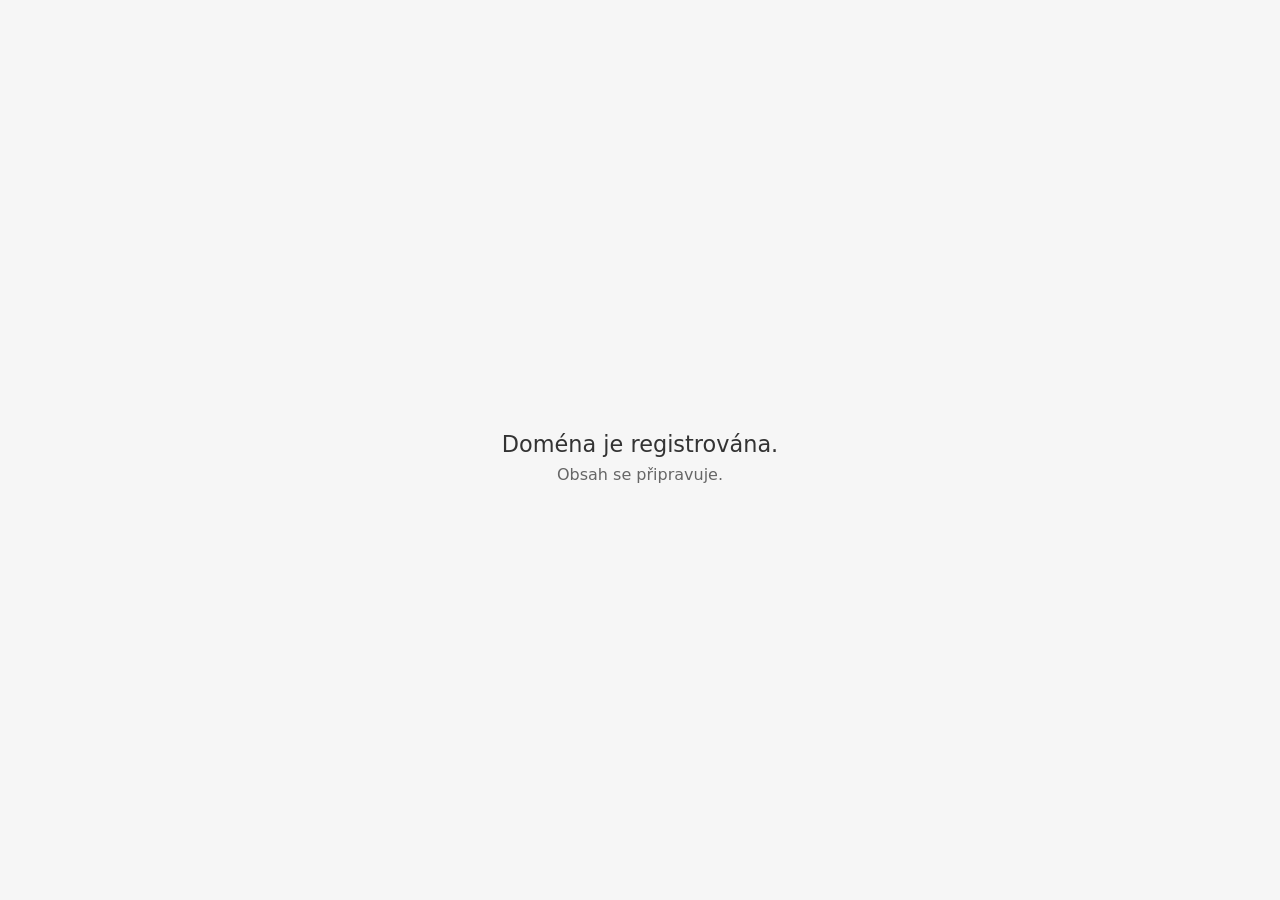
<file: index.html>
<!doctype html>
<html lang="cs">
<head>
  <meta charset="utf-8">
  <meta name="viewport" content="width=device-width, initial-scale=1">
  <title>ondrejfila.cz</title>
  <meta name="robots" content="noindex, nofollow">
  <style>
    body {
      margin: 0;
      min-height: 100vh;
      display: grid;
      place-items: center;
      font-family: system-ui, -apple-system, BlinkMacSystemFont, "Segoe UI", sans-serif;
      background: #f6f6f6;
      color: #333;
    }

    main {
      text-align: center;
      padding: 2rem;
    }

    h1 {
      font-size: 1.4rem;
      font-weight: 500;
      margin-bottom: 0.5rem;
    }

    p {
      margin: 0;
      color: #666;
    }
  </style>
  <link rel="icon" href="/favicon.ico" sizes="any">
  <link rel="icon" type="image/png" sizes="32x32" href="/favicon-32x32.png">
  <link rel="icon" type="image/png" sizes="16x16" href="/favicon-16x16.png">
  <link rel="apple-touch-icon" href="/apple-touch-icon.png">
  <link rel="manifest" href="/site.webmanifest">
</head>
<body>
  <main>
    <h1>Doména je registrována.</h1>
    <p>Obsah se připravuje.</p>
  </main>
</body>
</html>
</file>
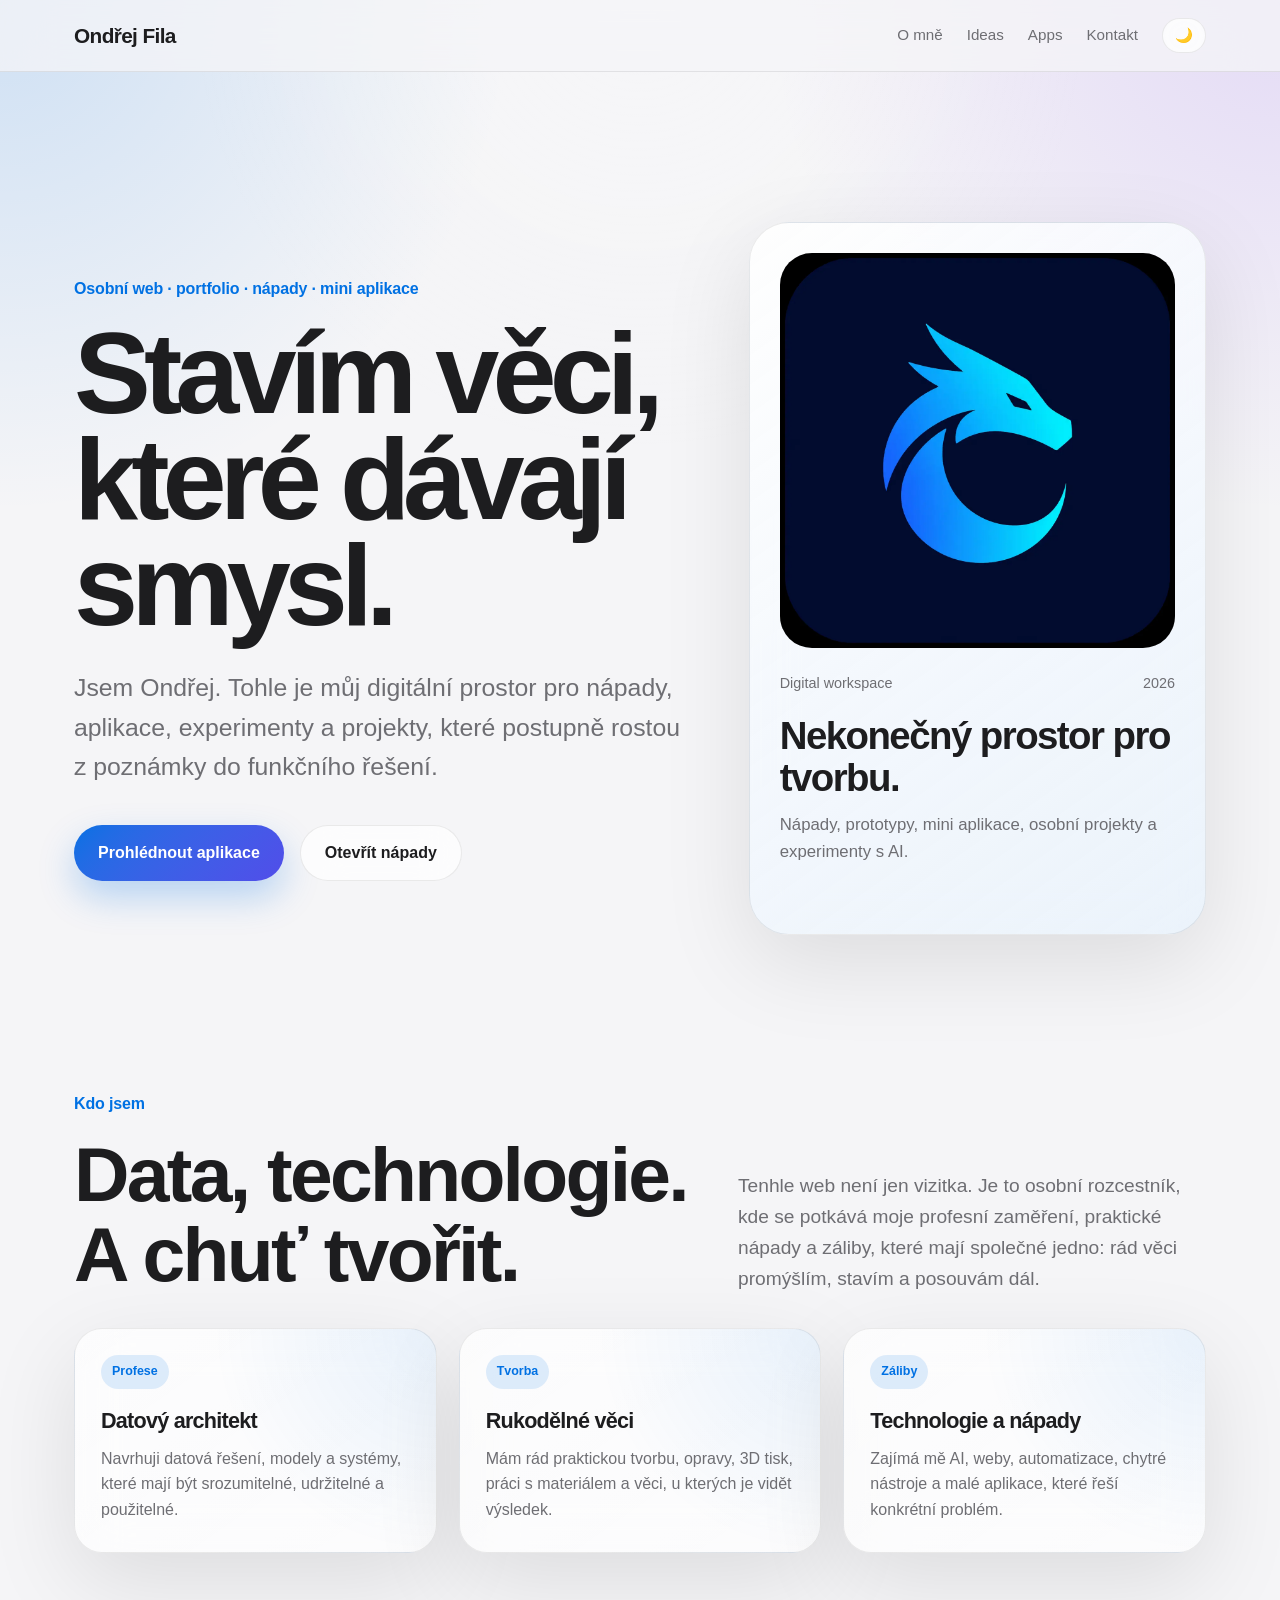
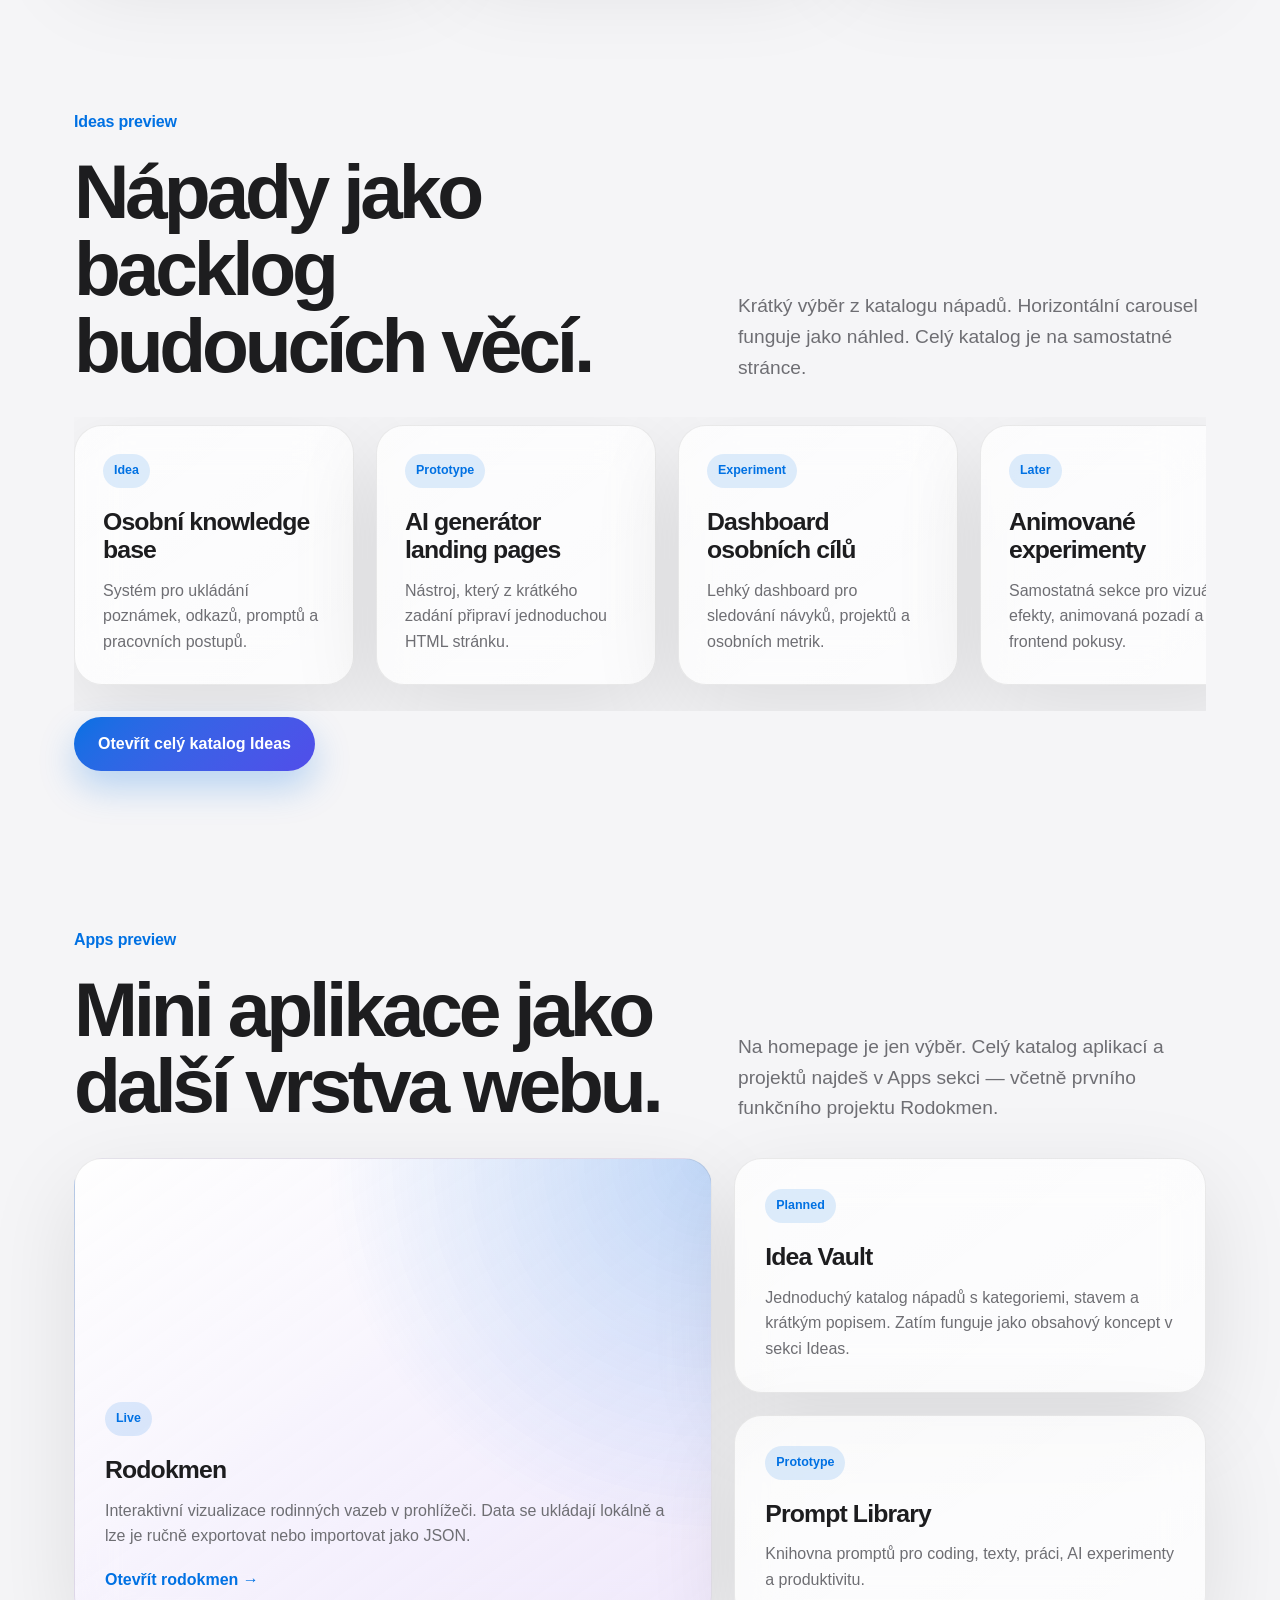
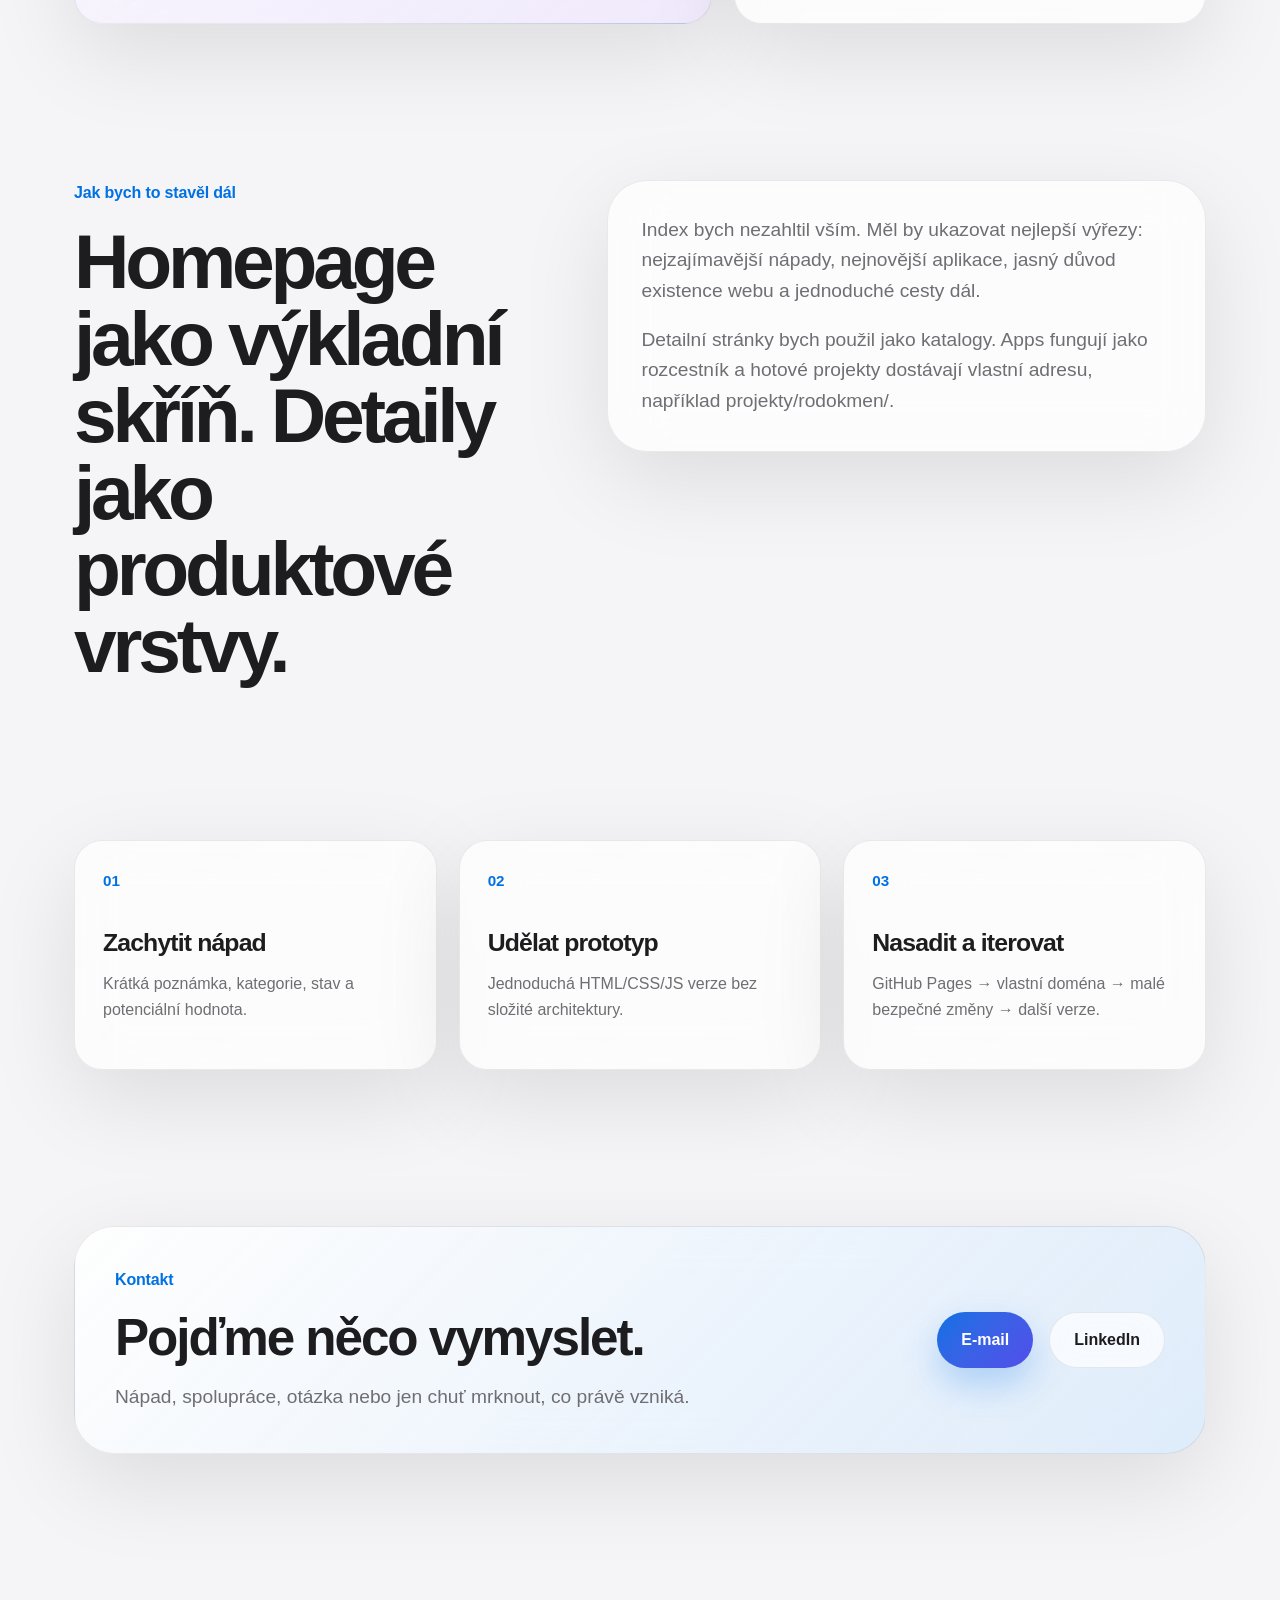
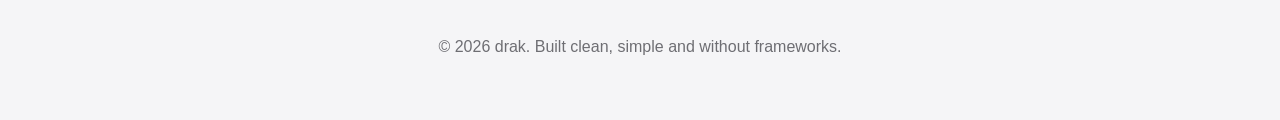
<file: lab/index.html>
<!DOCTYPE html>
<html lang="cs">
<head>
  <meta charset="UTF-8" />
  <meta name="viewport" content="width=device-width, initial-scale=1.0" />

  <title>Ondřej Fila | osobní web</title>
  <meta name="description" content="Osobní web, portfolio, storage nápadů a mini aplikace." />

  <link rel="stylesheet" href="style.css" />
  <link rel="icon" href="/favicon.ico" sizes="any">
  <link rel="icon" type="image/png" sizes="32x32" href="/favicon-32x32.png">
  <link rel="icon" type="image/png" sizes="16x16" href="/favicon-16x16.png">
  <link rel="apple-touch-icon" href="/apple-touch-icon.png">
  <link rel="manifest" href="/site.webmanifest">
</head>

<body>
  <div class="page-glow"></div>

  <header>
    <nav>
      <a class="logo" href="index.html">Ondřej Fila</a>

      <div class="nav-links">
        <a href="#about">O mně</a>
        <a href="#ideas-preview">Ideas</a>
        <a href="#apps-preview">Apps</a>
        <a href="#contact">Kontakt</a>
        <button class="theme-toggle" id="themeToggle" aria-label="Přepnout vzhled">🌙</button>
      </div>
    </nav>
  </header>

  <main>
    <section class="hero reveal">
      <div class="hero-copy">
        <div class="eyebrow" data-content="hero.eyebrow"></div>
        <h1 data-content="hero.title"></h1>
        <p data-content="hero.text"></p>

        <div class="actions">
          <a href="#apps-preview" class="button primary" data-content="hero.primaryButton"></a>
          <a href="#ideas-preview" class="button secondary" data-content="hero.secondaryButton"></a>
        </div>
      </div>

      <aside class="hero-panel">
        <div class="avatar">
          <img
            src="media/profile.webp"
            alt="Drak"
            class="avatar-image"
            onerror="this.style.display='none'; this.nextElementSibling.style.display='flex';"
          >
          <div class="avatar-fallback" data-content="profile.initial"></div>
        </div>
        <div class="panel-meta">
          <span data-content="profile.metaLeft"></span>
          <span data-content="profile.metaRight"></span>
        </div>
        <h2 data-content="profile.title"></h2>
        <p data-content="profile.text"></p>
      </aside>
    </section>

    <section id="about" class="reveal">
      <div class="section-header">
        <div>
          <div class="eyebrow" data-content="concept.eyebrow"></div>
          <h2 class="section-title section-title-readable" data-html="concept.title"></h2>
        </div>
        <p class="section-lead" data-content="concept.lead"></p>
      </div>

      <div class="adaptive-tiles" id="conceptTiles"></div>
    </section>

    <section id="ideas-preview" class="reveal">
      <div class="section-header">
        <div>
          <div class="eyebrow" data-content="ideasPreview.eyebrow"></div>
          <h2 class="section-title" data-content="ideasPreview.title"></h2>
        </div>
        <p class="section-lead" data-content="ideasPreview.lead"></p>
      </div>

      <div class="carousel-shell">
        <div class="carousel" id="ideasCarousel" aria-label="Náhled nápadů"></div>

        <div class="carousel-actions">
          <a href="ideas.html" class="button primary" data-content="ideasPreview.button"></a>
        </div>
      </div>
    </section>

    <section id="apps-preview" class="reveal">
      <div class="section-header">
        <div>
          <div class="eyebrow" data-content="appsPreview.eyebrow"></div>
          <h2 class="section-title" data-content="appsPreview.title"></h2>
        </div>
        <p class="section-lead" data-content="appsPreview.lead"></p>
      </div>

      <div class="product-showcase">
        <a href="apps.html" class="showcase-card main link-card" id="mainAppCard"></a>
        <div class="showcase-stack" id="sideAppCards"></div>
      </div>
    </section>

    <section class="reveal">
      <div class="split-section">
        <div>
          <div class="eyebrow" data-content="nextStep.eyebrow"></div>
          <h2 class="section-title" data-content="nextStep.title"></h2>
        </div>

        <div class="glass-copy" id="nextStepParagraphs"></div>
      </div>
    </section>

    <section class="reveal">
      <div class="timeline" id="timeline"></div>
    </section>

    <section id="contact" class="reveal">
      <div class="cta-box">
        <div class="cta-copy">
          <div class="eyebrow" data-content="contact.eyebrow"></div>
          <h2 class="cta-title" data-content="contact.title"></h2>
          <p class="cta-lead" data-content="contact.lead"></p>
        </div>

        <div class="contact-links">
          <a id="emailLink" class="button primary"></a>
          <a id="linkedinLink" class="button secondary" target="_blank" rel="noopener noreferrer"></a>
        </div>
      </div>
    </section>
  </main>

  <footer data-content="footer"></footer>

  <script src="content.js"></script>
  <script src="script.js"></script>
</body>
</html>
</file>
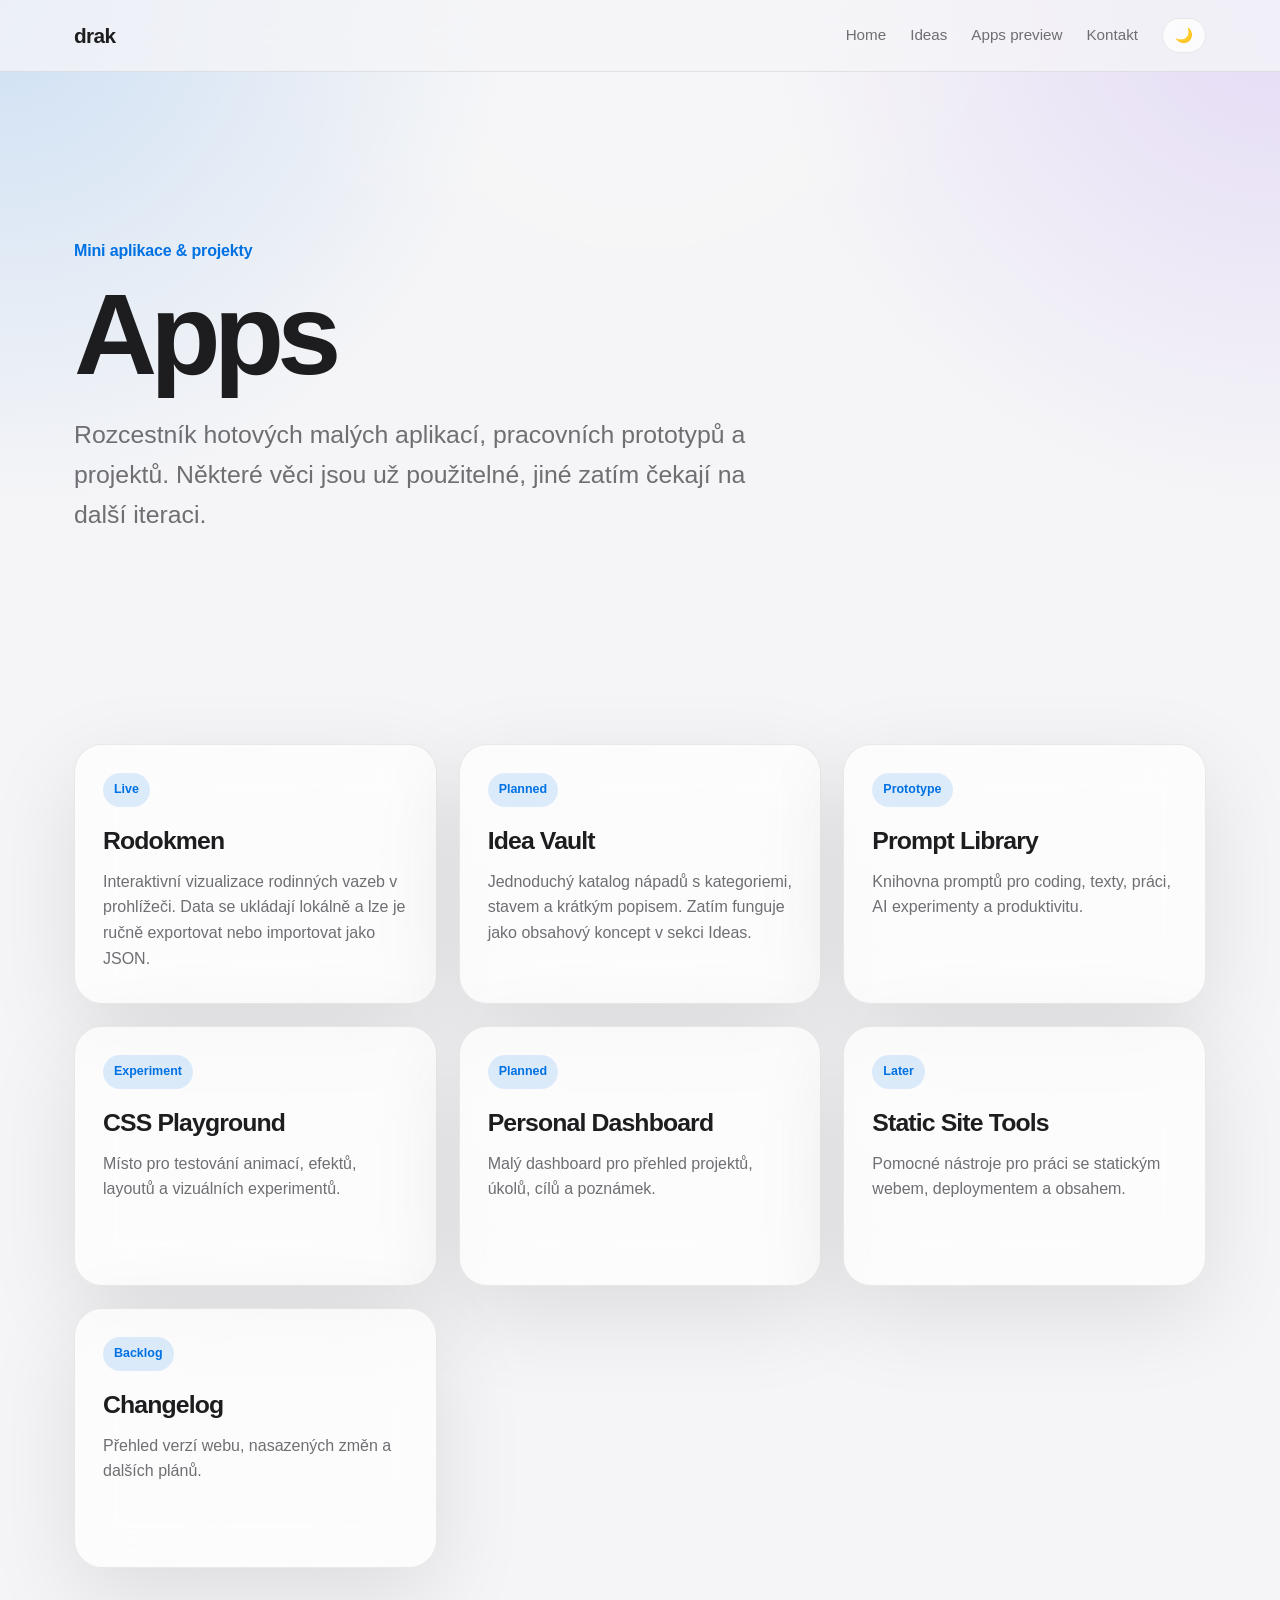
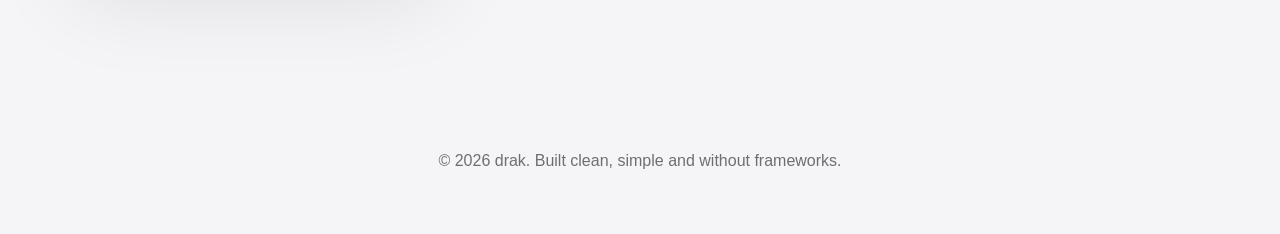
<file: lab/apps.html>
<!DOCTYPE html>
<html lang="cs">
<head>
  <meta charset="UTF-8" />
  <meta name="viewport" content="width=device-width, initial-scale=1.0" />

  <title>drak | apps</title>
  <meta name="description" content="Mini aplikace, prototypy a digitální nástroje." />

  <link rel="stylesheet" href="style.css" />
  <link rel="icon" href="/favicon.ico" sizes="any">
  <link rel="icon" type="image/png" sizes="32x32" href="/favicon-32x32.png">
  <link rel="icon" type="image/png" sizes="16x16" href="/favicon-16x16.png">
  <link rel="apple-touch-icon" href="/apple-touch-icon.png">
  <link rel="manifest" href="/site.webmanifest">
</head>

<body>
  <div class="page-glow"></div>

  <header>
    <nav>
      <a class="logo" href="index.html">drak</a>

      <div class="nav-links">
        <a href="index.html">Home</a>
        <a href="ideas.html">Ideas</a>
        <a href="index.html#apps-preview">Apps preview</a>
        <a href="index.html#contact">Kontakt</a>
        <button class="theme-toggle" id="themeToggle" aria-label="Přepnout vzhled">🌙</button>
      </div>
    </nav>
  </header>

  <main>
    <section class="subpage-hero reveal">
      <div class="eyebrow" data-content="appsPage.eyebrow"></div>
      <h1 data-content="appsPage.title"></h1>
      <p data-content="appsPage.lead"></p>
    </section>

    <section class="reveal">
      <div class="feature-grid" id="appsCatalog"></div>
    </section>
  </main>

  <footer data-content="footer"></footer>

  <script src="content.js"></script>
  <script src="script.js"></script>
</body>
</html>
</file>
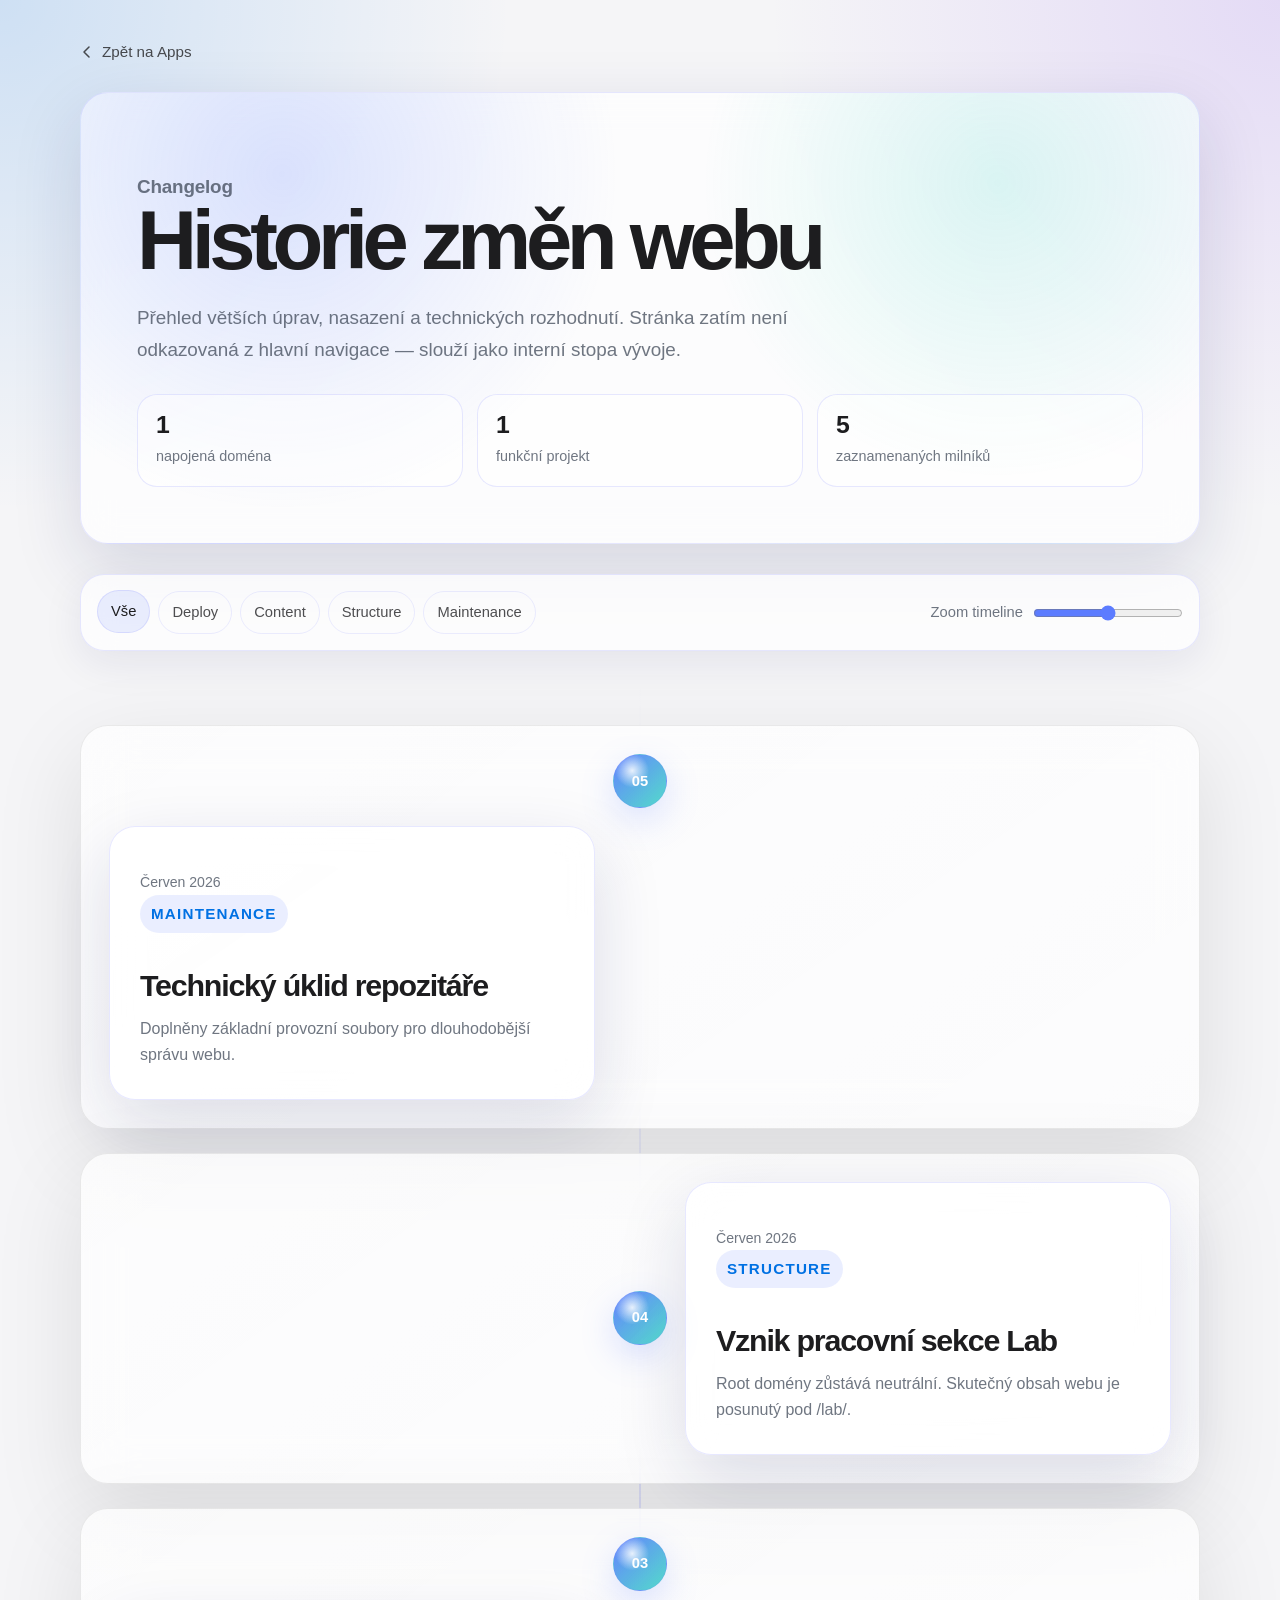
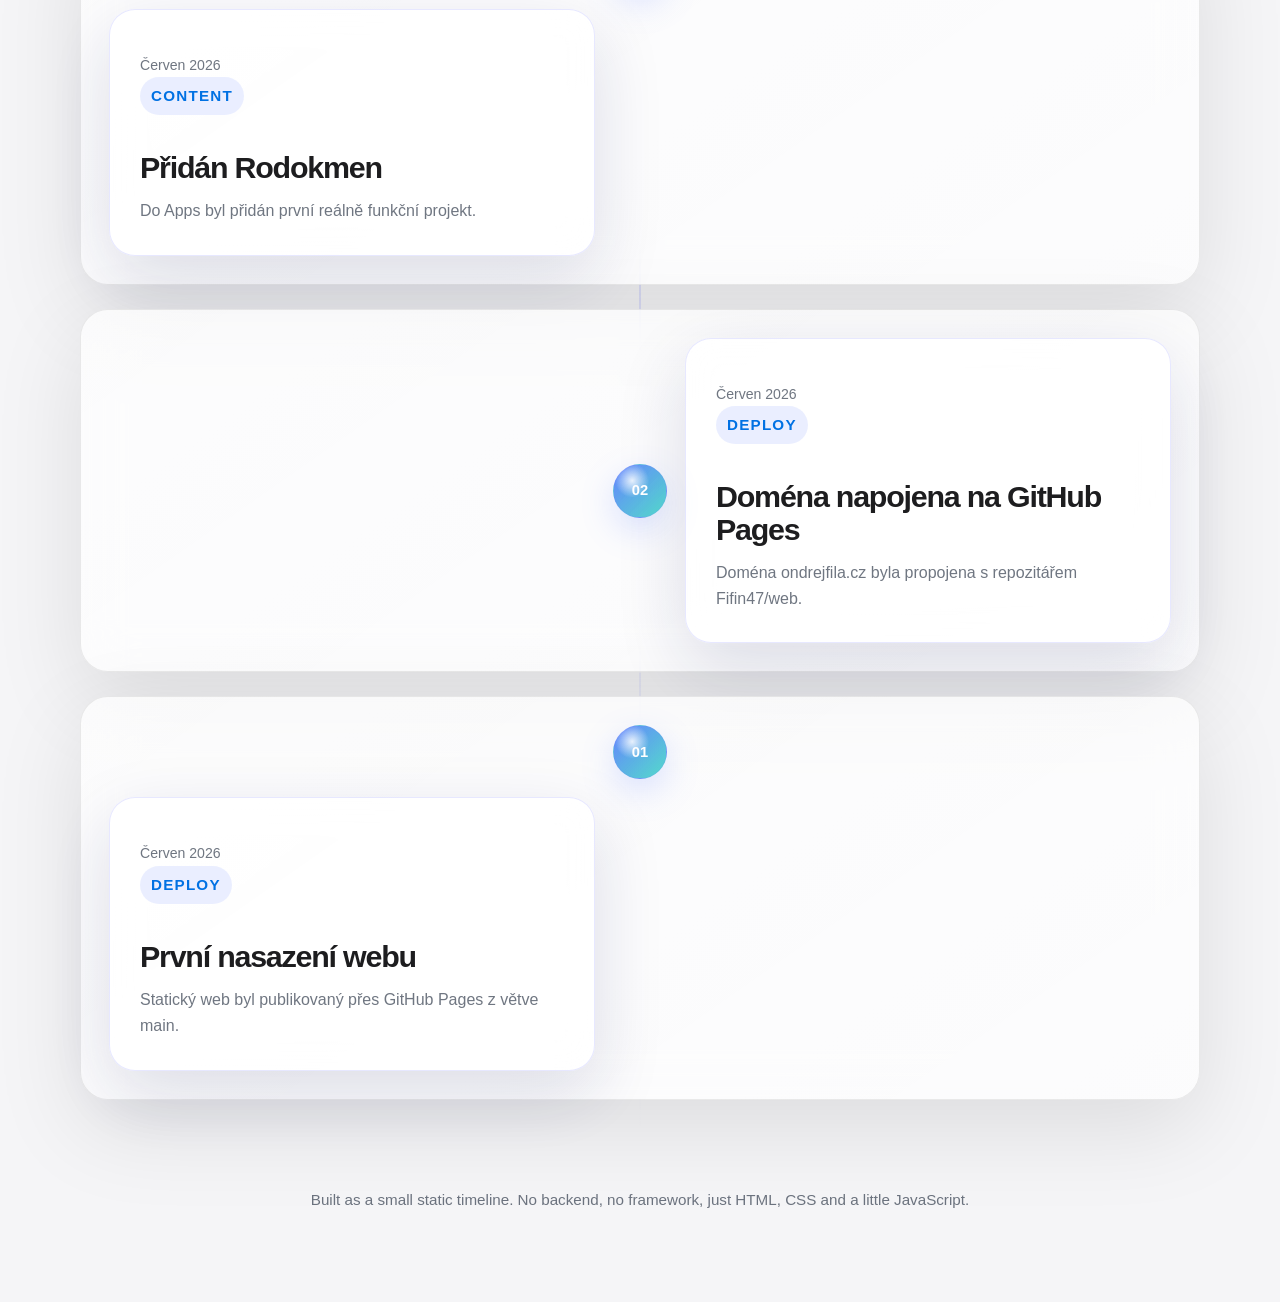
<file: lab/changelog.html>
<!doctype html>
<html lang="cs">
<head>
  <meta charset="utf-8">
  <meta name="viewport" content="width=device-width, initial-scale=1">
  <title>Changelog · Drak</title>
  <meta name="robots" content="noindex, nofollow">
  <link rel="stylesheet" href="style.css">
  <style>
    :root {
      --changelog-line: rgba(120, 130, 255, 0.24);
      --changelog-card: rgba(255, 255, 255, 0.72);
      --changelog-card-border: rgba(120, 130, 255, 0.18);
      --changelog-muted: rgba(55, 65, 81, 0.72);
      --changelog-shadow: 0 24px 70px rgba(20, 30, 90, 0.14);
      --changelog-scale: 1;
    }

    body.dark,
    [data-theme="dark"] {
      --changelog-line: rgba(150, 160, 255, 0.22);
      --changelog-card: rgba(16, 23, 42, 0.72);
      --changelog-card-border: rgba(150, 160, 255, 0.20);
      --changelog-muted: rgba(226, 232, 240, 0.72);
      --changelog-shadow: 0 24px 80px rgba(0, 0, 0, 0.28);
    }

    .changelog-shell {
      width: min(1120px, calc(100% - 32px));
      margin: 0 auto;
      padding: 40px 0 72px;
    }

    .changelog-topbar {
      display: flex;
      justify-content: space-between;
      align-items: center;
      gap: 16px;
      margin-bottom: 28px;
    }

    .changelog-back {
      display: inline-flex;
      align-items: center;
      gap: 8px;
      text-decoration: none;
      font-size: 0.95rem;
      color: inherit;
      opacity: 0.78;
      transition: opacity 0.2s ease, transform 0.2s ease;
    }

    .changelog-back:hover {
      opacity: 1;
      transform: translateX(-2px);
    }

    .changelog-hero {
      position: relative;
      overflow: hidden;
      border: 1px solid var(--changelog-card-border);
      border-radius: 28px;
      padding: clamp(28px, 5vw, 56px);
      background:
        radial-gradient(circle at 18% 18%, rgba(92, 124, 255, 0.20), transparent 34%),
        radial-gradient(circle at 82% 20%, rgba(45, 212, 191, 0.16), transparent 30%),
        var(--changelog-card);
      box-shadow: var(--changelog-shadow);
      backdrop-filter: blur(18px);
    }

    .changelog-hero h1 {
      margin: 0;
      max-width: 760px;
      font-size: clamp(2.2rem, 7vw, 5.2rem);
      line-height: 0.92;
      letter-spacing: -0.065em;
    }

    .changelog-hero p {
      max-width: 700px;
      margin: 22px 0 0;
      color: var(--changelog-muted);
      font-size: clamp(1rem, 2vw, 1.18rem);
      line-height: 1.7;
    }

    .changelog-stats {
      display: grid;
      grid-template-columns: repeat(3, minmax(0, 1fr));
      gap: 14px;
      margin-top: 28px;
    }

    .changelog-stat {
      border: 1px solid var(--changelog-card-border);
      border-radius: 20px;
      padding: 18px;
      background: rgba(255, 255, 255, 0.44);
    }

    body.dark .changelog-stat,
    [data-theme="dark"] .changelog-stat {
      background: rgba(15, 23, 42, 0.44);
    }

    .changelog-stat strong {
      display: block;
      font-size: 1.55rem;
      line-height: 1;
      letter-spacing: -0.04em;
    }

    .changelog-stat span {
      display: block;
      margin-top: 7px;
      color: var(--changelog-muted);
      font-size: 0.9rem;
    }

    .changelog-controls {
      display: flex;
      flex-wrap: wrap;
      justify-content: space-between;
      align-items: center;
      gap: 18px;
      margin: 30px 0;
      padding: 16px;
      border: 1px solid var(--changelog-card-border);
      border-radius: 24px;
      background: var(--changelog-card);
      box-shadow: 0 12px 40px rgba(20, 30, 90, 0.08);
      backdrop-filter: blur(16px);
    }

    .changelog-filters {
      display: flex;
      flex-wrap: wrap;
      gap: 8px;
    }

    .changelog-filter {
      border: 1px solid var(--changelog-card-border);
      border-radius: 999px;
      padding: 9px 13px;
      background: transparent;
      color: inherit;
      cursor: pointer;
      font: inherit;
      font-size: 0.92rem;
      opacity: 0.78;
      transition: transform 0.2s ease, opacity 0.2s ease, background 0.2s ease;
    }

    .changelog-filter:hover,
    .changelog-filter.is-active {
      opacity: 1;
      transform: translateY(-1px);
      background: rgba(92, 124, 255, 0.12);
    }

    .changelog-zoom {
      display: flex;
      align-items: center;
      gap: 10px;
      color: var(--changelog-muted);
      font-size: 0.92rem;
      white-space: nowrap;
    }

    .changelog-zoom input {
      width: 150px;
      accent-color: #5c7cff;
    }

    .timeline-wrap {
      position: relative;
      padding: 20px 0 10px;
    }

    .timeline-wrap::before {
      content: "";
      position: absolute;
      top: 0;
      bottom: 0;
      left: 50%;
      width: 2px;
      transform: translateX(-50%);
      background: linear-gradient(to bottom, transparent, var(--changelog-line), transparent);
    }

    .timeline-item {
      position: relative;
      display: grid;
      grid-template-columns: minmax(0, 1fr) 54px minmax(0, 1fr);
      gap: 18px;
      align-items: center;
      margin: calc(24px * var(--changelog-scale)) 0;
    }

    .timeline-item.is-hidden {
      display: none;
    }

    .timeline-dot {
      position: relative;
      z-index: 2;
      width: 54px;
      height: 54px;
      display: grid;
      place-items: center;
      border-radius: 999px;
      border: 1px solid var(--changelog-card-border);
      background:
        radial-gradient(circle at 35% 30%, rgba(255, 255, 255, 0.85), transparent 34%),
        linear-gradient(135deg, rgba(92, 124, 255, 0.95), rgba(45, 212, 191, 0.82));
      box-shadow: 0 12px 34px rgba(92, 124, 255, 0.22);
      color: white;
      font-weight: 800;
      font-size: 0.92rem;
    }

    .timeline-card {
      min-height: calc(176px * var(--changelog-scale));
      transform: scale(var(--changelog-scale));
      transform-origin: center;
      border: 1px solid var(--changelog-card-border);
      border-radius: 26px;
      padding: clamp(20px, 4vw, 30px);
      background: var(--changelog-card);
      box-shadow: var(--changelog-shadow);
      backdrop-filter: blur(16px);
      cursor: pointer;
      transition: transform 0.22s ease, box-shadow 0.22s ease, border-color 0.22s ease;
    }

    .timeline-card:hover {
      transform: scale(calc(var(--changelog-scale) + 0.025)) translateY(-2px);
      border-color: rgba(92, 124, 255, 0.38);
    }

    .timeline-card:focus-visible {
      outline: 3px solid rgba(92, 124, 255, 0.45);
      outline-offset: 4px;
    }

    .timeline-item:nth-child(odd) .timeline-card {
      grid-column: 1;
      transform-origin: right center;
    }

    .timeline-item:nth-child(odd) .timeline-dot {
      grid-column: 2;
    }

    .timeline-item:nth-child(even) .timeline-card {
      grid-column: 3;
      transform-origin: left center;
    }

    .timeline-item:nth-child(even) .timeline-dot {
      grid-column: 2;
      grid-row: 1;
    }

    .timeline-date {
      margin: 0 0 10px;
      color: var(--changelog-muted);
      font-size: 0.88rem;
    }

    .timeline-tag {
      display: inline-flex;
      align-items: center;
      width: fit-content;
      margin-bottom: 12px;
      border-radius: 999px;
      padding: 7px 11px;
      background: rgba(92, 124, 255, 0.13);
      color: inherit;
      font-size: 0.78rem;
      font-weight: 700;
      letter-spacing: 0.08em;
      text-transform: uppercase;
    }

    .timeline-card h2 {
      margin: 0;
      font-size: clamp(1.25rem, 2.5vw, 1.9rem);
      line-height: 1.08;
      letter-spacing: -0.04em;
    }

    .timeline-card p {
      margin: 14px 0 0;
      color: var(--changelog-muted);
      line-height: 1.65;
    }

    .timeline-detail {
      display: grid;
      grid-template-rows: 0fr;
      transition: grid-template-rows 0.24s ease;
    }

    .timeline-detail > div {
      overflow: hidden;
    }

    .timeline-card.is-open .timeline-detail {
      grid-template-rows: 1fr;
    }

    .timeline-detail ul {
      margin: 16px 0 0;
      padding-left: 20px;
      color: var(--changelog-muted);
      line-height: 1.7;
    }

    .timeline-hint {
      margin-top: 16px;
      font-size: 0.86rem;
      opacity: 0.72;
    }

    .changelog-footer {
      margin-top: 36px;
      padding: 18px;
      text-align: center;
      color: var(--changelog-muted);
      font-size: 0.95rem;
    }

    @media (max-width: 780px) {
      .changelog-topbar {
        align-items: flex-start;
      }

      .changelog-stats {
        grid-template-columns: 1fr;
      }

      .changelog-controls {
        align-items: flex-start;
      }

      .timeline-wrap::before {
        left: 27px;
      }

      .timeline-item {
        grid-template-columns: 54px minmax(0, 1fr);
      }

      .timeline-item:nth-child(odd) .timeline-card,
      .timeline-item:nth-child(even) .timeline-card {
        grid-column: 2;
        transform-origin: left center;
      }

      .timeline-item:nth-child(odd) .timeline-dot,
      .timeline-item:nth-child(even) .timeline-dot {
        grid-column: 1;
        grid-row: 1;
      }

      .changelog-zoom {
        width: 100%;
        justify-content: space-between;
      }

      .changelog-zoom input {
        flex: 1;
      }
    }
  </style>
</head>
<body>
  <main class="changelog-shell">
    <div class="changelog-topbar">
      <a class="changelog-back" href="apps.html" aria-label="Zpět na Apps">
        <svg width="14" height="14" viewBox="0 0 14 14" fill="none" aria-hidden="true">
          <path d="M9 2L4 7l5 5" stroke="currentColor" stroke-width="1.5" stroke-linecap="round" stroke-linejoin="round"/>
        </svg>
        Zpět na Apps
      </a>
    </div>

    <section class="changelog-hero">
      <p class="eyebrow">Changelog</p>
      <h1>Historie změn webu</h1>
      <p>
        Přehled větších úprav, nasazení a technických rozhodnutí. Stránka zatím není
        odkazovaná z hlavní navigace — slouží jako interní stopa vývoje.
      </p>

      <div class="changelog-stats" aria-label="Souhrn změn">
        <div class="changelog-stat">
          <strong>1</strong>
          <span>napojená doména</span>
        </div>
        <div class="changelog-stat">
          <strong>1</strong>
          <span>funkční projekt</span>
        </div>
        <div class="changelog-stat">
          <strong>5</strong>
          <span>zaznamenaných milníků</span>
        </div>
      </div>
    </section>

    <section class="changelog-controls" aria-label="Ovládání changelogu">
      <div class="changelog-filters" aria-label="Filtr typu změny">
        <button class="changelog-filter is-active" type="button" data-filter="all">Vše</button>
        <button class="changelog-filter" type="button" data-filter="Deploy">Deploy</button>
        <button class="changelog-filter" type="button" data-filter="Content">Content</button>
        <button class="changelog-filter" type="button" data-filter="Structure">Structure</button>
        <button class="changelog-filter" type="button" data-filter="Maintenance">Maintenance</button>
      </div>

      <label class="changelog-zoom">
        Zoom timeline
        <input id="timelineZoom" type="range" min="85" max="115" value="100" step="5">
      </label>
    </section>

    <section class="timeline-wrap" aria-label="Timeline změn">
      <article class="timeline-item" data-type="Maintenance">
        <div class="timeline-dot">05</div>
        <div class="timeline-card" tabindex="0" role="button" aria-expanded="false">
          <p class="timeline-date">Červen 2026</p>
          <span class="timeline-tag">Maintenance</span>
          <h2>Technický úklid repozitáře</h2>
          <p>Doplněny základní provozní soubory pro dlouhodobější správu webu.</p>
          <div class="timeline-detail">
            <div>
              <ul>
                <li>README.md popisuje strukturu, workflow a DNS nastavení.</li>
                <li>.gitignore chrání před commitem záloh, exportů a dočasných souborů.</li>
                <li>.nojekyll drží GitHub Pages v jednoduchém statickém režimu.</li>
              </ul>
              <p class="timeline-hint">Kliknutím kartu zase sbalíš.</p>
            </div>
          </div>
        </div>
      </article>

      <article class="timeline-item" data-type="Structure">
        <div class="timeline-dot">04</div>
        <div class="timeline-card" tabindex="0" role="button" aria-expanded="false">
          <p class="timeline-date">Červen 2026</p>
          <span class="timeline-tag">Structure</span>
          <h2>Vznik pracovní sekce Lab</h2>
          <p>Root domény zůstává neutrální. Skutečný obsah webu je posunutý pod /lab/.</p>
          <div class="timeline-detail">
            <div>
              <ul>
                <li>ondrejfila.cz/ slouží jako minimalistický placeholder.</li>
                <li>ondrejfila.cz/lab/ obsahuje osobní web Drak.</li>
                <li>Sekce není aktivně propagovaná, ale není technicky zabezpečená.</li>
              </ul>
              <p class="timeline-hint">Kliknutím kartu zase sbalíš.</p>
            </div>
          </div>
        </div>
      </article>

      <article class="timeline-item" data-type="Content">
        <div class="timeline-dot">03</div>
        <div class="timeline-card" tabindex="0" role="button" aria-expanded="false">
          <p class="timeline-date">Červen 2026</p>
          <span class="timeline-tag">Content</span>
          <h2>Přidán Rodokmen</h2>
          <p>Do Apps byl přidán první reálně funkční projekt.</p>
          <div class="timeline-detail">
            <div>
              <ul>
                <li>Rodokmen běží jako klientská HTML aplikace.</li>
                <li>Data zůstávají lokálně v prohlížeči přes localStorage.</li>
                <li>Odkaz z Apps vede na /lab/projekty/rodokmen/.</li>
              </ul>
              <p class="timeline-hint">Kliknutím kartu zase sbalíš.</p>
            </div>
          </div>
        </div>
      </article>

      <article class="timeline-item" data-type="Deploy">
        <div class="timeline-dot">02</div>
        <div class="timeline-card" tabindex="0" role="button" aria-expanded="false">
          <p class="timeline-date">Červen 2026</p>
          <span class="timeline-tag">Deploy</span>
          <h2>Doména napojena na GitHub Pages</h2>
          <p>Doména ondrejfila.cz byla propojena s repozitářem Fifin47/web.</p>
          <div class="timeline-detail">
            <div>
              <ul>
                <li>DNS u Forpsi míří přes A záznamy na GitHub Pages.</li>
                <li>www varianta používá CNAME na fifin47.github.io.</li>
                <li>GitHub Pages custom domain prošla DNS kontrolou.</li>
              </ul>
              <p class="timeline-hint">Kliknutím kartu zase sbalíš.</p>
            </div>
          </div>
        </div>
      </article>

      <article class="timeline-item" data-type="Deploy">
        <div class="timeline-dot">01</div>
        <div class="timeline-card" tabindex="0" role="button" aria-expanded="false">
          <p class="timeline-date">Červen 2026</p>
          <span class="timeline-tag">Deploy</span>
          <h2>První nasazení webu</h2>
          <p>Statický web byl publikovaný přes GitHub Pages z větve main.</p>
          <div class="timeline-detail">
            <div>
              <ul>
                <li>Produkční workflow je jednoduché: commit a push do main.</li>
                <li>GitHub Pages publikuje přímo z rootu repozitáře.</li>
                <li>HTTPS je vynucené přes nastavení GitHub Pages.</li>
              </ul>
              <p class="timeline-hint">Kliknutím kartu zase sbalíš.</p>
            </div>
          </div>
        </div>
      </article>
    </section>

    <p class="changelog-footer">
      Built as a small static timeline. No backend, no framework, just HTML, CSS and a little JavaScript.
    </p>
  </main>

  <script>
    const root = document.documentElement;
    const zoom = document.querySelector("#timelineZoom");
    const filters = document.querySelectorAll(".changelog-filter");
    const items = document.querySelectorAll(".timeline-item");
    const cards = document.querySelectorAll(".timeline-card");

    zoom?.addEventListener("input", (event) => {
      const value = Number(event.target.value) / 100;
      root.style.setProperty("--changelog-scale", value.toString());
    });

    filters.forEach((button) => {
      button.addEventListener("click", () => {
        const filter = button.dataset.filter;

        filters.forEach((item) => item.classList.remove("is-active"));
        button.classList.add("is-active");

        items.forEach((item) => {
          const shouldShow = filter === "all" || item.dataset.type === filter;
          item.classList.toggle("is-hidden", !shouldShow);
        });
      });
    });

    cards.forEach((card) => {
      const toggle = () => {
        const isOpen = card.classList.toggle("is-open");
        card.setAttribute("aria-expanded", isOpen ? "true" : "false");
      };

      card.addEventListener("click", toggle);
      card.addEventListener("keydown", (event) => {
        if (event.key === "Enter" || event.key === " ") {
          event.preventDefault();
          toggle();
        }
      });
    });
  </script>
</body>
</html>
</file>
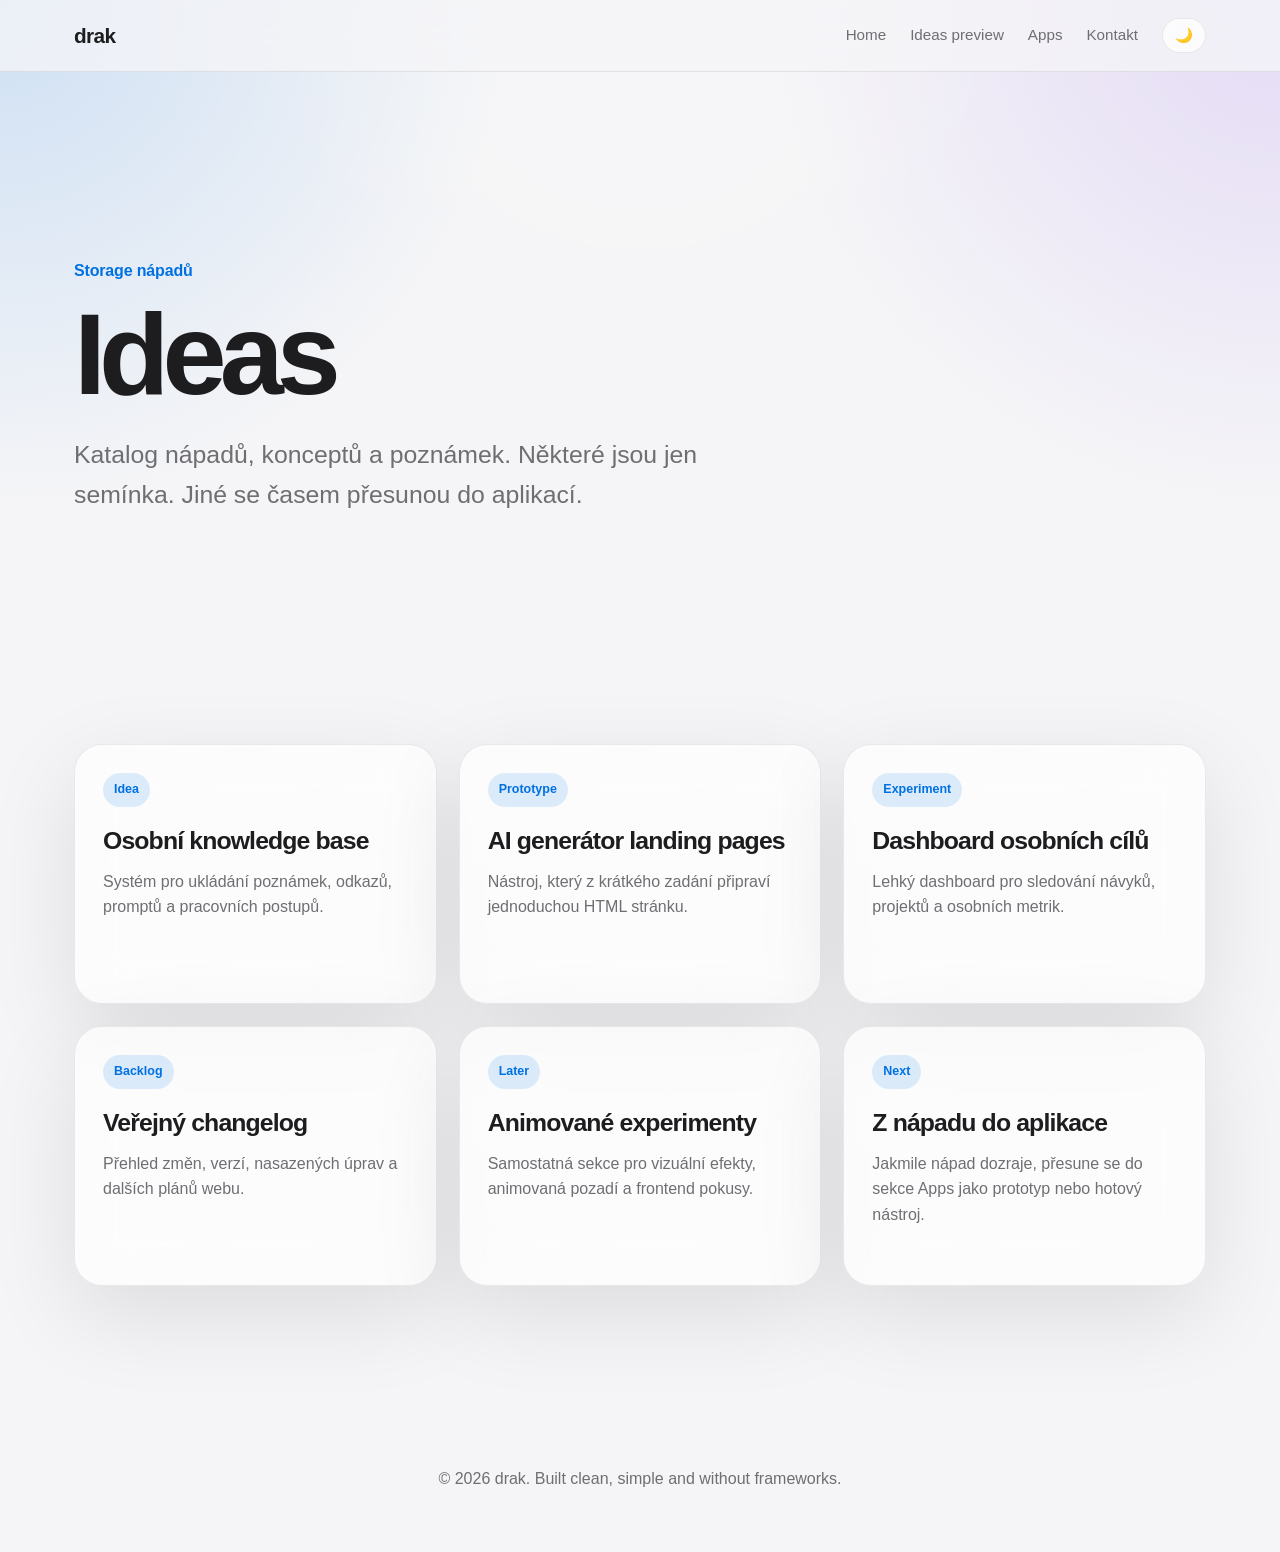
<file: lab/ideas.html>
<!DOCTYPE html>
<html lang="cs">
<head>
  <meta charset="UTF-8" />
  <meta name="viewport" content="width=device-width, initial-scale=1.0" />

  <title>drak | ideas</title>
  <meta name="description" content="Storage nápadů, konceptů a digitálních experimentů." />

  <link rel="stylesheet" href="style.css" />
  <link rel="icon" href="/favicon.ico" sizes="any">
  <link rel="icon" type="image/png" sizes="32x32" href="/favicon-32x32.png">
  <link rel="icon" type="image/png" sizes="16x16" href="/favicon-16x16.png">
  <link rel="apple-touch-icon" href="/apple-touch-icon.png">
  <link rel="manifest" href="/site.webmanifest">
</head>

<body>
  <div class="page-glow"></div>

  <header>
    <nav>
      <a class="logo" href="index.html">drak</a>

      <div class="nav-links">
        <a href="index.html">Home</a>
        <a href="index.html#ideas-preview">Ideas preview</a>
        <a href="apps.html">Apps</a>
        <a href="index.html#contact">Kontakt</a>
        <button class="theme-toggle" id="themeToggle" aria-label="Přepnout vzhled">🌙</button>
      </div>
    </nav>
  </header>

  <main>
    <section class="subpage-hero reveal">
      <div class="eyebrow" data-content="ideasPage.eyebrow"></div>
      <h1 data-content="ideasPage.title"></h1>
      <p data-content="ideasPage.lead"></p>
    </section>

    <section class="reveal">
      <div class="feature-grid" id="ideasCatalog"></div>
    </section>
  </main>

  <footer data-content="footer"></footer>

  <script src="content.js"></script>
  <script src="script.js"></script>
</body>
</html>
</file>
<file: lab/style.css>
:root {
  --bg: #f5f5f7;
  --bg-soft: #ffffff;
  --card: rgba(255, 255, 255, 0.72);
  --card-strong: rgba(255, 255, 255, 0.88);
  --text: #1d1d1f;
  --muted: #6e6e73;
  --accent: #0071e3;
  --accent-2: #7c3aed;
  --border: rgba(0, 0, 0, 0.08);
  --shadow: 0 28px 90px rgba(0, 0, 0, 0.10);
  --radius-xl: 40px;
  --radius-lg: 28px;
}

body.dark {
  --bg: #050505;
  --bg-soft: #111113;
  --card: rgba(28, 28, 30, 0.72);
  --card-strong: rgba(38, 38, 42, 0.88);
  --text: #f5f5f7;
  --muted: #a1a1a6;
  --accent: #2997ff;
  --accent-2: #a78bfa;
  --border: rgba(255, 255, 255, 0.12);
  --shadow: 0 28px 90px rgba(0, 0, 0, 0.55);
}

* {
  box-sizing: border-box;
  margin: 0;
  padding: 0;
}

::selection {
  background: rgba(0, 113, 227, 0.18);
  color: inherit;
}

html {
  scroll-behavior: smooth;
}

body {
  min-height: 100vh;
  font-family: -apple-system, BlinkMacSystemFont, "Segoe UI", sans-serif;
  background:
    radial-gradient(circle at top left, color-mix(in srgb, var(--accent) 16%, transparent), transparent 32rem),
    radial-gradient(circle at top right, color-mix(in srgb, var(--accent-2) 14%, transparent), transparent 32rem),
    var(--bg);
  color: var(--text);
  line-height: 1.6;
  transition: background 0.3s ease, color 0.3s ease;
}

.page-glow {
  position: fixed;
  inset: 0;
  pointer-events: none;
  background: radial-gradient(circle at 50% 0%, rgba(255, 255, 255, 0.42), transparent 28rem);
  opacity: 0.5;
  z-index: -1;
}

body.dark .page-glow {
  background: radial-gradient(circle at 50% 0%, rgba(41, 151, 255, 0.16), transparent 28rem);
}

header {
  position: sticky;
  top: 0;
  z-index: 20;
  backdrop-filter: blur(24px);
  background: color-mix(in srgb, var(--bg) 76%, transparent);
  border-bottom: 1px solid var(--border);
}

nav {
  max-width: 1180px;
  margin: 0 auto;
  padding: 18px 24px;
  display: flex;
  align-items: center;
  justify-content: space-between;
}

.logo {
  color: var(--text);
  text-decoration: none;
  font-weight: 800;
  letter-spacing: -0.03em;
  font-size: 1.3rem;
}

.nav-links {
  display: flex;
  gap: 24px;
  align-items: center;
}

.nav-links a {
  color: var(--muted);
  text-decoration: none;
  font-size: 0.95rem;
  transition: color 0.2s ease;
}

.nav-links a:hover {
  color: var(--text);
}

.theme-toggle {
  border: 1px solid var(--border);
  background: var(--card);
  color: var(--text);
  padding: 8px 12px;
  border-radius: 999px;
  cursor: pointer;
  font-size: 0.9rem;
  backdrop-filter: blur(18px);
}

main {
  max-width: 1180px;
  margin: 0 auto;
  padding: 72px 24px;
}

.hero {
  min-height: 78vh;
  display: grid;
  grid-template-columns: 1.15fr 0.85fr;
  gap: 56px;
  align-items: center;
}

.hero-copy {
  max-width: 760px;
}

.eyebrow {
  color: var(--accent);
  font-weight: 700;
  margin-bottom: 18px;
  letter-spacing: -0.01em;
}

h1 {
  font-size: clamp(4rem, 9vw, 7.8rem);
  line-height: 0.92;
  letter-spacing: -0.06em;
  margin-bottom: 30px;
}

.hero p,
.subpage-hero p {
  max-width: 720px;
  font-size: clamp(1.2rem, 2vw, 1.55rem);
  color: var(--muted);
  margin-bottom: 38px;
}

.actions,
.contact-links,
.carousel-actions {
  display: flex;
  gap: 16px;
  flex-wrap: wrap;
}

.button {
  display: inline-flex;
  align-items: center;
  justify-content: center;
  padding: 14px 24px;
  border-radius: 999px;
  text-decoration: none;
  font-weight: 700;
  transition: transform 0.2s ease, box-shadow 0.2s ease;
  white-space: nowrap;
}

.button:hover {
  transform: translateY(-2px);
}

.button.primary {
  background: linear-gradient(135deg, var(--accent), color-mix(in srgb, var(--accent-2) 65%, var(--accent)));
  color: white;
  box-shadow: 0 16px 36px color-mix(in srgb, var(--accent) 26%, transparent);
}

.button.secondary {
  color: var(--text);
  border: 1px solid var(--border);
  background: var(--card);
  backdrop-filter: blur(20px);
}

.hero-panel {
  background:
    linear-gradient(145deg, var(--card-strong), color-mix(in srgb, var(--accent) 7%, var(--card)));
  border: 1px solid var(--border);
  border-radius: var(--radius-xl);
  padding: 30px;
  box-shadow: var(--shadow);
  backdrop-filter: blur(28px);
  transform: none;
}

.avatar {
  position: relative;
  width: 100%;
  aspect-ratio: 1 / 1;
  border-radius: 32px;
  overflow: hidden;
  margin-bottom: 24px;
  background:
    radial-gradient(circle at 28% 18%, rgba(255, 255, 255, 0.95), transparent 22%),
    linear-gradient(135deg, #0071e3, #7c3aed 54%, #111827);
}

.avatar-image {
  width: 100%;
  height: 100%;
  object-fit: cover;
  display: block;
}

.avatar-fallback {
  position: absolute;
  inset: 0;
  display: none;
  align-items: center;
  justify-content: center;
  font-size: clamp(5rem, 9vw, 8rem);
  font-weight: 900;
  color: white;
  letter-spacing: -0.08em;
}

.panel-meta {
  display: flex;
  justify-content: space-between;
  gap: 16px;
  color: var(--muted);
  font-size: 0.9rem;
  margin-bottom: 20px;
}

.hero-panel h2 {
  font-size: clamp(1.7rem, 3vw, 2.4rem);
  line-height: 1.08;
  letter-spacing: -0.04em;
  margin-bottom: 14px;
}

.hero-panel p {
  color: var(--muted);
  font-size: 1.05rem;
}

section {
  padding: 78px 0;
}

.section-header {
  display: grid;
  grid-template-columns: 1fr 0.75fr;
  gap: 40px;
  align-items: end;
  margin-bottom: 34px;
}

.section-title {
  font-size: clamp(2.6rem, 6vw, 5rem);
  letter-spacing: -0.055em;
  line-height: 1;
}

.section-title-readable {
  letter-spacing: -0.035em;
  line-height: 1.04;
  max-width: 760px;
}

.section-lead {
  color: var(--muted);
  font-size: 1.2rem;
  max-width: 720px;
}

/* Stable Apple TV / Arc-style tiles.
   The grid does not reflow on hover. The active tile only "inflates" visually inside its own footprint. */
.adaptive-tiles {
  display: grid;
  grid-template-columns: repeat(3, minmax(0, 1fr));
  gap: 22px;
  align-items: stretch;
}

.adaptive-tile {
  position: relative;
  isolation: isolate;
  min-height: 225px;
  padding: 26px;
  border-radius: var(--radius-lg);
  overflow: hidden;
  background:
    radial-gradient(circle at top right, color-mix(in srgb, var(--accent) 8%, transparent), transparent 14rem),
    linear-gradient(145deg, var(--card), color-mix(in srgb, var(--bg-soft) 70%, transparent));
  border: 1px solid var(--border);
  box-shadow: var(--shadow);
  backdrop-filter: blur(26px);
  transform-origin: center;
  transition:
    transform 0.28s ease,
    border-color 0.28s ease,
    box-shadow 0.28s ease,
    background 0.28s ease,
    opacity 0.28s ease;
}

.adaptive-tiles:hover .adaptive-tile {
  opacity: 0.72;
}

.adaptive-tiles .adaptive-tile:hover {
  opacity: 1;
  transform: scale(1.055) translateY(-6px);
  z-index: 5;
  border-color: color-mix(in srgb, var(--accent) 42%, var(--border));
  box-shadow: 0 34px 110px rgba(0, 0, 0, 0.18);
  background:
    radial-gradient(circle at top right, color-mix(in srgb, var(--accent) 18%, transparent), transparent 16rem),
    linear-gradient(145deg, var(--card-strong), color-mix(in srgb, var(--accent-2) 8%, var(--card)));
}

.adaptive-tile h3 {
  font-size: 1.35rem;
  line-height: 1.12;
  letter-spacing: -0.035em;
  margin-bottom: 12px;
}

.tile-preview,
.tile-detail {
  color: var(--muted);
}

.tile-preview {
  font-size: 1rem;
}

.tile-detail {
  opacity: 0;
  max-height: 0;
  overflow: hidden;
  margin-top: 0;
  transition:
    opacity 0.28s ease,
    max-height 0.32s ease,
    margin-top 0.32s ease;
}

.adaptive-tile:hover .tile-detail {
  opacity: 1;
  max-height: 150px;
  margin-top: 14px;
}

.feature-grid {
  display: grid;
  grid-template-columns: repeat(3, 1fr);
  gap: 22px;
}

.feature-card,
.carousel-card,
.showcase-card,
.timeline-item {
  background:
    linear-gradient(145deg, var(--card), color-mix(in srgb, var(--bg-soft) 70%, transparent));
  border: 1px solid var(--border);
  box-shadow: var(--shadow);
  backdrop-filter: blur(26px);
  transition: transform 0.25s ease, border-color 0.25s ease;
}

.feature-card {
  min-height: 260px;
  padding: 28px;
  border-radius: var(--radius-lg);
}

.feature-card.large {
  grid-column: span 2;
}

.feature-card:hover,
.carousel-card:hover,
.showcase-card:hover {
  transform: translateY(-7px);
  border-color: color-mix(in srgb, var(--accent) 42%, var(--border));
}

.feature-card h3,
.carousel-card h3,
.showcase-card h3,
.timeline-item h3 {
  font-size: 1.55rem;
  line-height: 1.12;
  letter-spacing: -0.035em;
  margin-bottom: 14px;
}

.feature-card p,
.carousel-card p,
.showcase-card p,
.timeline-item p {
  color: var(--muted);
}

.link-card {
  color: inherit;
  text-decoration: none;
}

.tag {
  display: inline-flex;
  width: fit-content;
  margin-bottom: 20px;
  padding: 7px 11px;
  border-radius: 999px;
  background: color-mix(in srgb, var(--accent) 13%, transparent);
  color: var(--accent);
  font-size: 0.78rem;
  font-weight: 800;
}

.carousel {
  display: grid;
  grid-auto-flow: column;
  grid-auto-columns: minmax(280px, 38%);
  gap: 22px;
  overflow-x: auto;
  padding: 8px 8px 26px;
  scroll-snap-type: x mandatory;
  scrollbar-width: thin;
}

.carousel-card {
  min-height: 260px;
  padding: 28px;
  border-radius: var(--radius-lg);
  scroll-snap-align: start;
}

.carousel-actions {
  margin-top: 6px;
}

.product-showcase {
  display: grid;
  grid-template-columns: 1.15fr 0.85fr;
  gap: 22px;
}

.showcase-card {
  display: block;
  padding: 30px;
  border-radius: var(--radius-lg);
  text-decoration: none;
  color: inherit;
}

.showcase-card.main {
  min-height: 440px;
  display: flex;
  flex-direction: column;
  justify-content: flex-end;
  background:
    radial-gradient(circle at top right, color-mix(in srgb, var(--accent) 22%, transparent), transparent 24rem),
    linear-gradient(145deg, var(--card-strong), color-mix(in srgb, var(--accent-2) 10%, var(--card)));
}

.showcase-stack {
  display: grid;
  gap: 22px;
}

.text-link {
  display: inline-flex;
  margin-top: 18px;
  color: var(--accent);
  font-weight: 800;
}

.split-section {
  display: grid;
  grid-template-columns: 0.9fr 1.1fr;
  gap: 42px;
  align-items: start;
}

.glass-copy {
  padding: 34px;
  border-radius: var(--radius-xl);
  background: var(--card);
  border: 1px solid var(--border);
  box-shadow: var(--shadow);
  backdrop-filter: blur(26px);
}

.glass-copy p {
  color: var(--muted);
  font-size: 1.2rem;
  margin-bottom: 18px;
}

.glass-copy p:last-child {
  margin-bottom: 0;
}

.timeline {
  display: grid;
  grid-template-columns: repeat(3, 1fr);
  gap: 22px;
}

.timeline-item {
  min-height: 230px;
  padding: 28px;
  border-radius: var(--radius-lg);
}

.timeline-item span {
  display: block;
  color: var(--accent);
  font-weight: 900;
  font-size: 0.95rem;
  margin-bottom: 36px;
}

.cta-box {
  display: grid;
  grid-template-columns: minmax(0, 1fr) auto;
  gap: 32px;
  align-items: center;
  padding: 40px;
  border-radius: var(--radius-xl);
  background:
    linear-gradient(135deg, var(--card-strong), color-mix(in srgb, var(--accent) 12%, var(--card)));
  border: 1px solid var(--border);
  box-shadow: var(--shadow);
  backdrop-filter: blur(28px);
  overflow: hidden;
}

.cta-title {
  font-size: clamp(2.1rem, 4vw, 4rem);
  line-height: 1.05;
  letter-spacing: -0.04em;
  margin-bottom: 18px;
}

.cta-lead {
  max-width: 620px;
  color: var(--muted);
  font-size: clamp(1.05rem, 1.5vw, 1.2rem);
}

.cta-copy {
  min-width: 0;
}

.subpage-hero {
  min-height: 58vh;
  display: flex;
  flex-direction: column;
  justify-content: center;
}

.subpage-hero h1 {
  margin-bottom: 28px;
}

footer {
  padding: 30px 24px 60px;
  text-align: center;
  color: var(--muted);
}

.reveal {
  opacity: 0;
  transform: translateY(26px);
  transition: opacity 0.75s ease, transform 0.75s ease;
}

.reveal.visible {
  opacity: 1;
  transform: translateY(0);
}

@media (max-width: 900px) {
  .hero,
  .section-header,
  .split-section,
  .product-showcase,
  .cta-box {
    grid-template-columns: 1fr;
  }

  .hero {
    min-height: auto;
  }

  .feature-grid,
  .timeline,
  .adaptive-tiles {
    grid-template-columns: 1fr;
  }

  .adaptive-tiles:hover .adaptive-tile,
  .adaptive-tiles .adaptive-tile:hover {
    opacity: 1;
    transform: none;
  }

  .adaptive-tile {
    min-height: auto;
  }

  .tile-detail {
    opacity: 1;
    max-height: none;
    margin-top: 14px;
  }

  .feature-card.large {
    grid-column: auto;
  }

  .carousel {
    grid-auto-columns: minmax(260px, 84%);
  }

  .nav-links {
    gap: 14px;
  }

  .nav-links a {
    font-size: 0.9rem;
  }

  .contact-links {
    justify-content: flex-start;
  }
}

@media (max-width: 640px) {
  main {
    padding: 46px 18px;
  }

  nav {
    padding: 16px 18px;
  }

  .nav-links a {
    display: none;
  }

  h1 {
    font-size: clamp(3.4rem, 18vw, 5rem);
  }

  section {
    padding: 54px 0;
  }

  .feature-card,
  .carousel-card,
  .showcase-card,
  .glass-copy,
  .cta-box,
  .timeline-item,
  .adaptive-tile {
    padding: 24px;
  }

  .contact-links {
    flex-direction: column;
    align-items: stretch;
  }

  .button {
    width: 100%;
  }
}
</file>
